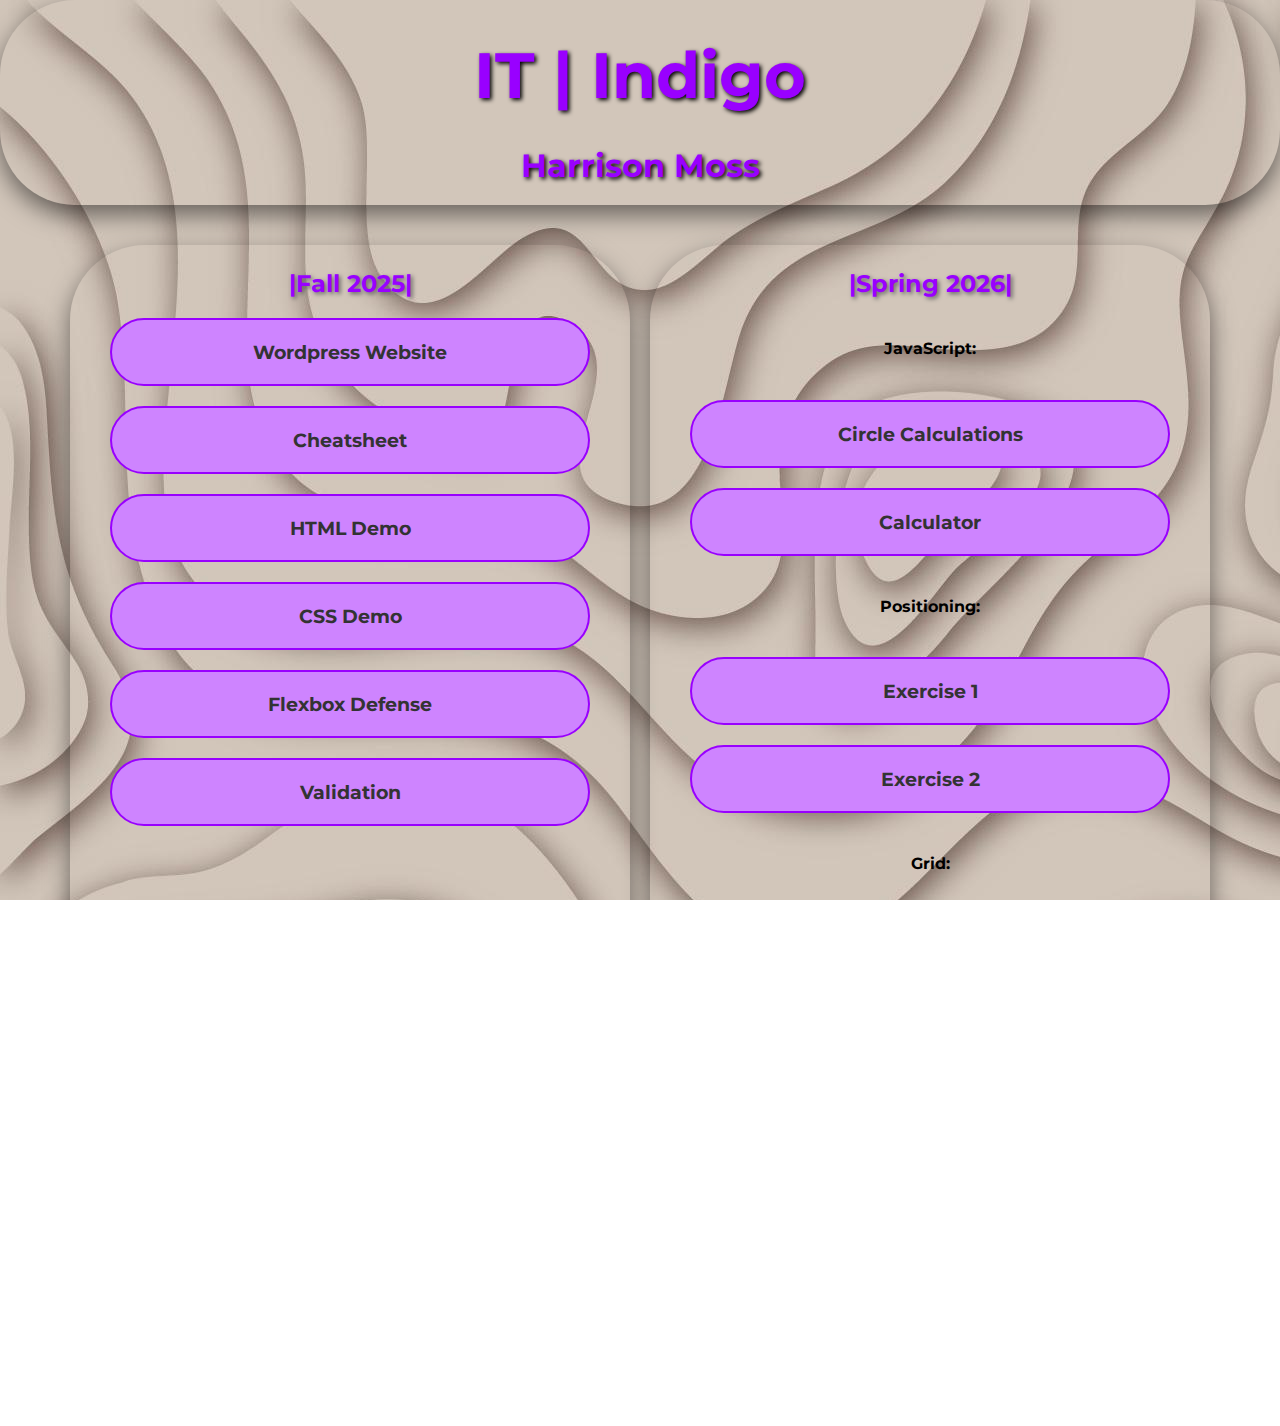
<file: index.html>
<!doctype html>
<html class="no-js" lang="en">
<head>
  <meta charset="utf-8">
  <meta name="viewport" content="width=device-width, initial-scale=1">
  <meta name="author" content="Harrison Moss">
  <meta name="description" content="IT Indigo course homepage.">
  <title>IT Indigo | Harrison Moss</title>
  <link rel="preconnect" href="https://fonts.googleapis.com">
  <link rel="preconnect" href="https://fonts.gstatic.com" crossorigin>
  <link href="https://fonts.googleapis.com/css2?family=Montserrat:wght@400;700&display=swap" rel="stylesheet">
  <link rel="stylesheet" href="homepage/assets/css/style.css">
  <link rel="icon" type="image/x-icon" href="homepage/assets/img/Hat-transparent.png"/>
  <meta name="theme-color" content="#fafafa">
</head>
<body>
  <header>
    <h1>IT | Indigo</h1>
    <h2>Harrison Moss</h2>
    </header>
    <nav>
      <div id="left">
        <h3>|Fall 2025|</h3>
    <ul id="link">
      <li><a href="https://itindigoharrisonmoss.wordpress.com/">Wordpress Website</a></li>
    <li><a href="cheatsheet/index.html">Cheatsheet</a></li>
    <li><a href="html-demo/index.html">HTML Demo</a></li>
    <li><a href="css-demo/index.html">CSS Demo</a></li>
    <li><a href="homepage/assets/img/Screenshot 2025-11-19 215832.png">Flexbox Defense</a></li>
    <li><a href="validation/index.html">Validation</a></li>
    </ul>
    </div>

    <div id="right">
      <h3>|Spring 2026|</h3>
    <ul id="lab">
      <h4>JavaScript:</h4>
      <li><a href="radius/index.html">Circle Calculations</a></li>
      <li><a href="calculator/index.html">Calculator</a></li>
      <h4>Positioning:</h4>
      <li><a href="lab-positioning/exercise-1.html">Exercise 1</a></li>
      <li><a href="lab-positioning/exercise-2.html">Exercise 2</a></li>
      <h4>Grid:</h4>
      <li><a href="lab-grid/grid-two-col-left.html">Two Columns Left</a></li>
      <li><a href="lab-grid/grid-two-col-right.html">Two Columns Right</a></li>
      <li><a href="lab-grid/grid-two-col-stacked.html">Two Columns Stacked</a></li>
      <li><a href="lab-grid/grid-two-col-equal.html">Two Columns Equal</a></li>
    </ul>
    </div>

    </nav>
    <footer>Harrison Moss | 2025-2026</footer>
</body>
</file>
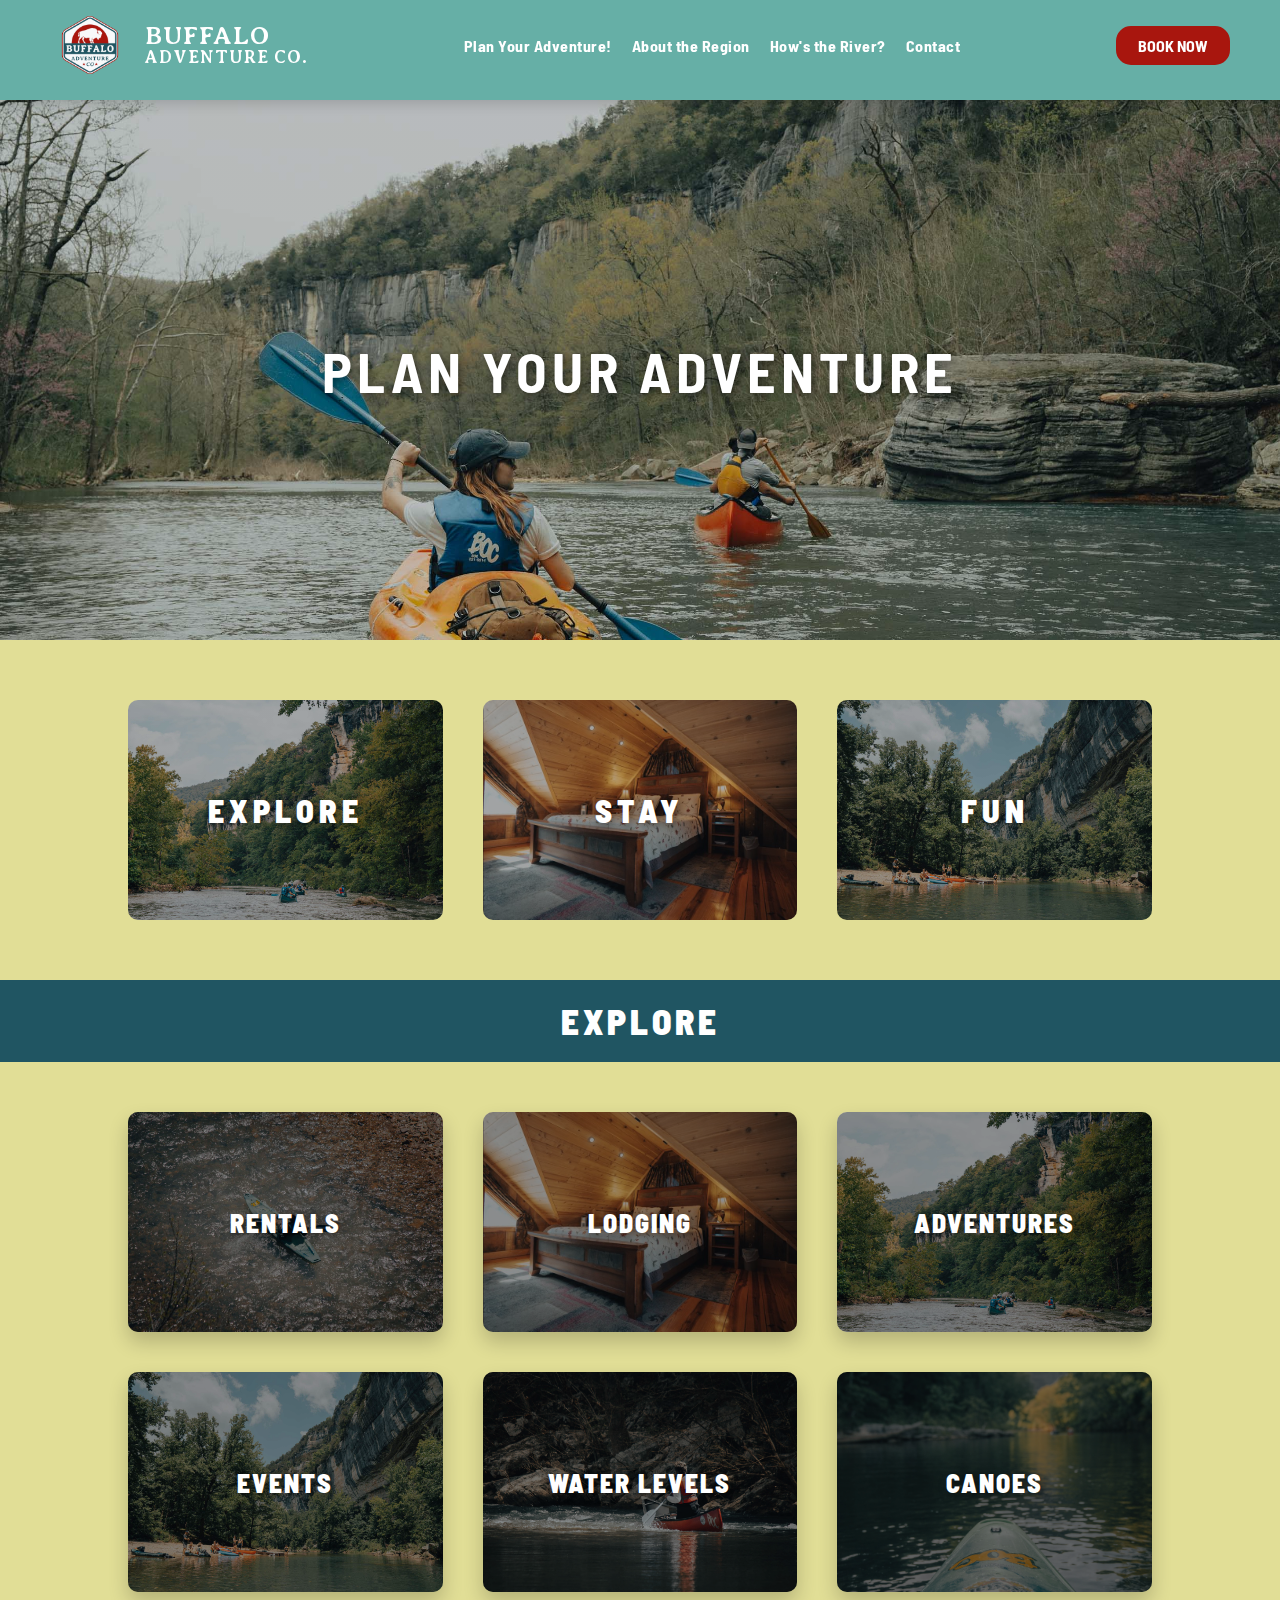
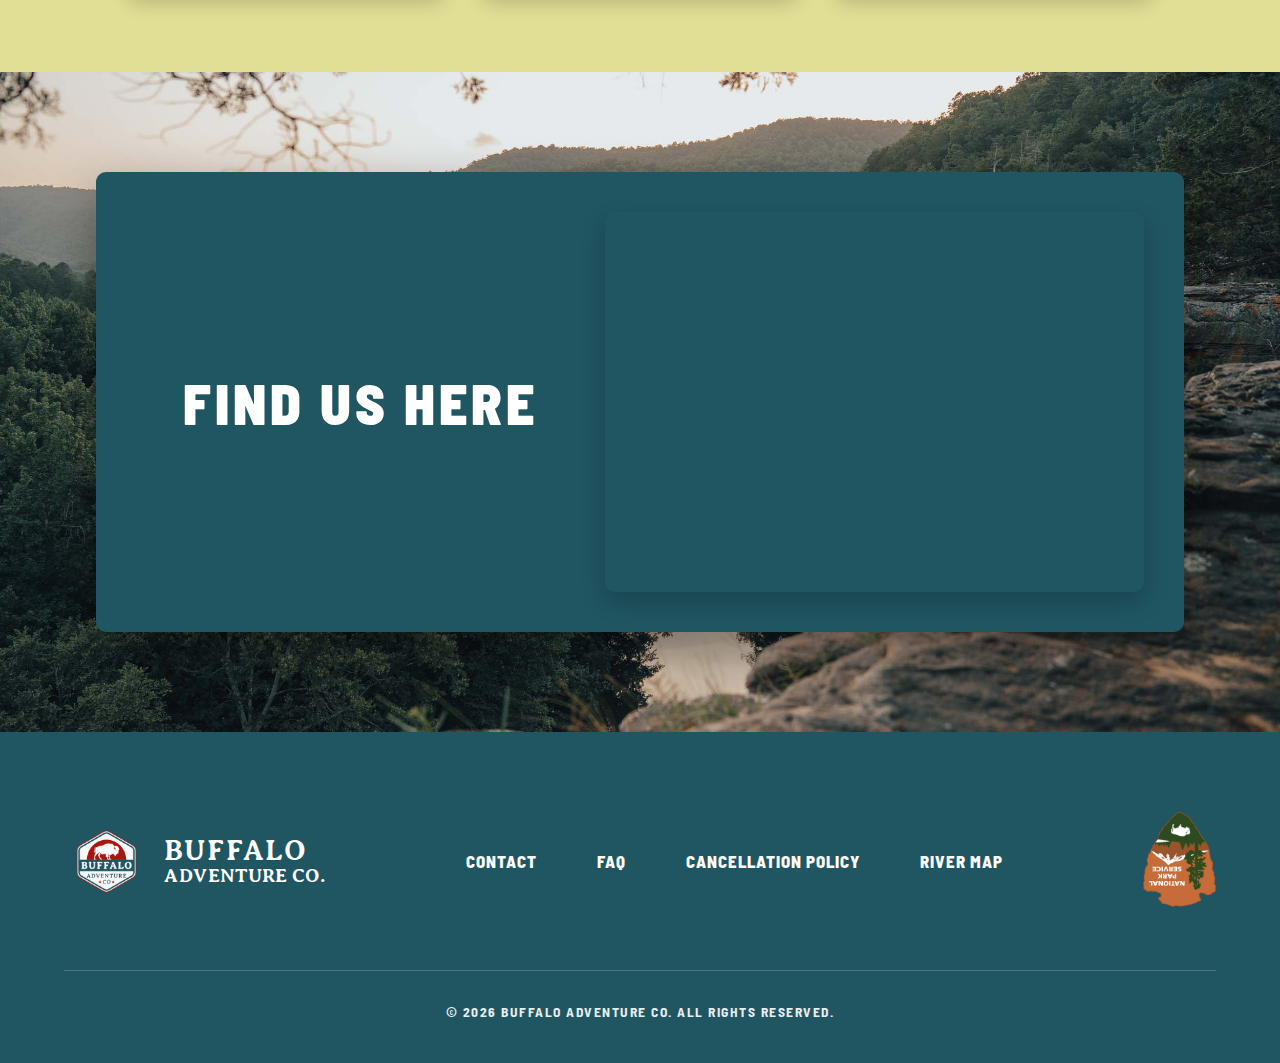
<file: buffalo-adventure-co/index.html>
<!doctype html>
<html lang="en">
<head>
  <meta charset="utf-8">
  <meta name="author" content="Harrison Moss, Patricia Frogoso, Jonas Mikeal">
  <meta name="robots" content="noindex">
  <meta name="viewport" content="width=device-width, initial-scale=1">
  <meta name="description" content="Buffalo Advenure Co. content site">
  <title>Buffalo Adventure Co.</title>
  <meta name="theme-color" content="#fafafa">
  <link rel="stylesheet" href="assets/css/homepage.css">
  <link rel="preconnect" href="https://fonts.googleapis.com">
  <link rel="preconnect" href="https://fonts.gstatic.com" crossorigin>
  <link href="https://fonts.googleapis.com/css2?family=Averia+Serif+Libre:wght@700&family=Barlow+Semi+Condensed:wght@700&display=swap" rel="stylesheet">
<body>

<nav class="main-nav">
  <h1>
  <a href="index.html">
    <img src="assets/img/buffalo-adventure-co-logo.png" alt="Buffalo Adventure Co. Logo" class="logo">
    <div class="brand-text">
      <span class="top-line">Buffalo</span>
      <span class="bottom-line">Adventure Co.</span>
    </div>
  </a>
</h1>
  <ul class="nav-links">
    <li><a href="adventure.html">Plan Your Adventure!</a></li>
    <li><a href="about.html">About the Region</a></li>
    <li><a href="water-data.html">How's the River?</a></li>
    <li><a href="contact.html">Contact</a></li>
  </ul>
  <ul class="nav-cta">
    <li class="book-now-btn">BOOK NOW</li>
  </ul>
</nav>

<header class="hero">
  <div class="hero-text">
    <h2>Plan Your Adventure</h2>
  </div>
</header>

<section class="action-bar">
  <ul id="boxes">
    <li class="box-explore">
        <a href="adventure.html">EXPLORE</a>
    </li>
    <li class="box-stay">
        <a href="about.html">STAY</a>
    </li>
    <li class="box-fun">
        <a href="adventure.html">FUN</a>
    </li>
  </ul>
</section>

<main class="sub-sections">
  <section class="explore-section">
    <h2 class="section-title">EXPLORE</h2>
    
    <div class="explore-grid">
        <a href="#" class="ex-card card-rentals"><span>RENTALS</span></a>
        <a href="#" class="ex-card card-lodging"><span>LODGING</span></a>
        <a href="#" class="ex-card card-adventures"><span>ADVENTURES</span></a>
        <a href="#" class="ex-card card-events"><span>EVENTS</span></a>
        <a href="#" class="ex-card card-water"><span>WATER LEVELS</span></a>
        <a href="#" class="ex-card card-canoes"><span>CANOES</span></a>
    </div>
</section>
<section class="location-background">
    <div class="location-box">
        <div class="location-content">
            <h2>FIND US HERE</h2>
        </div>

        <div class="map-wrapper">
            <iframe 
                src="https://www.google.com/maps/embed?pb=!1m18!1m12!1m3!1d3226.7517141814697!2d-93.36782472391454!3d36.0263560109379!2m3!1f0!2f0!3f0!3m2!1i1024!2i768!4f13.1!3m3!1m2!1s0x87ce99c41e75c151%3A0x394343232dfaf6fe!2sPonca%20Creek%20Lodge!5e0!3m2!1sen!2sus!4v1776918952863!5m2!1sen!2sus" 
                width="100%" 
                height="100%" 
                style="border:0;" 
                allowfullscreen="" 
                loading="lazy">
            </iframe>
        </div>
    </div>
</section>
</main>
<footer class="main-footer">
    <div class="footer-container">
        <div class="footer-left">
            <img src="assets/img/buffalo-adventure-co-logo.png" alt="Logo" class="footer-logo">
            <div class="brand-text">
                <span class="buffalo">BUFFALO</span>
                <span class="adventure">ADVENTURE CO.</span>
            </div>
        </div>

        <nav class="footer-nav">
            <a href="#">CONTACT</a>
            <a href="#">FAQ</a>
            <a href="#">CANCELLATION POLICY</a>
            <a href="#">RIVER MAP</a>
        </nav>

        <div class="footer-right">
            <img src="assets/img/national-park-logo.png" alt="National Park Service" class="park-logo">
        </div>
    </div>

    <div class="footer-bottom">
        <p>© 2026 BUFFALO ADVENTURE CO. ALL RIGHTS RESERVED.</p>
    </div>
</footer>


</body>
</html>
</file>
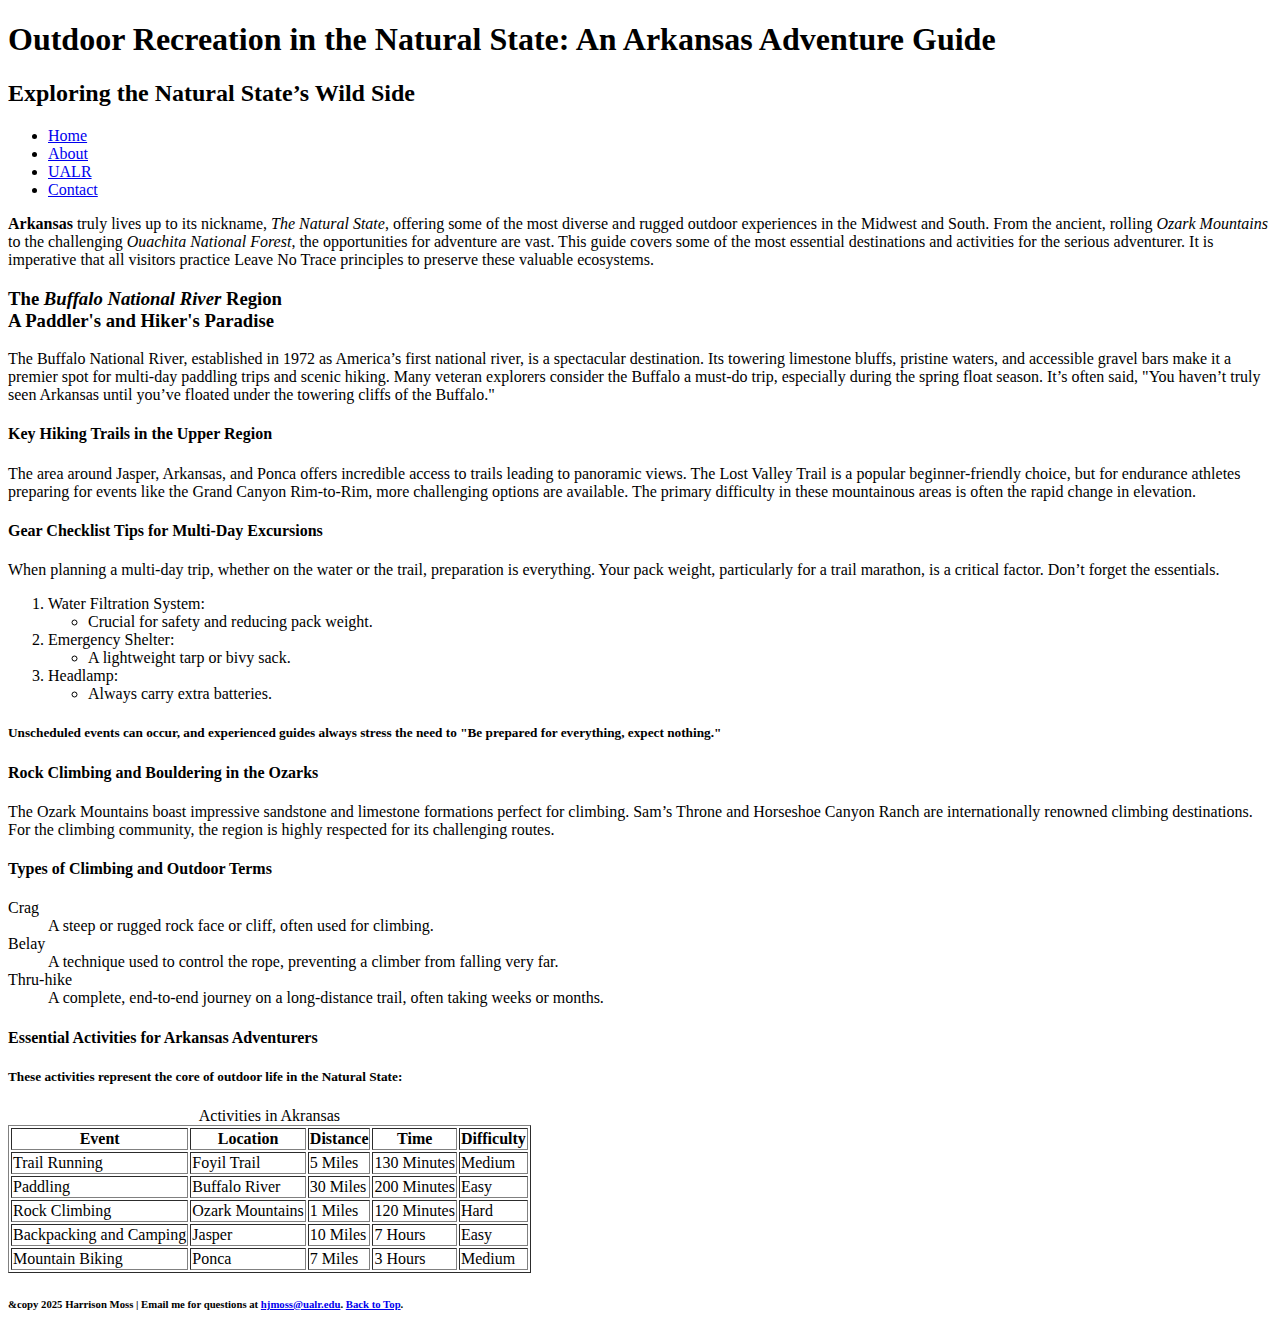
<file: html-demo/index.html>
<!doctype html>
<html class="no-js" lang="en">
    <head>
        <title>Outdoor Recreation in the Natural State: An Arkansas Adventure Guide</title>
        <meta charset="utf-8">
        <meta name="viewport" content="width=device-width, initial-scale=1">
        <meta name="author" content="Harrison Moss">
        <meta name="description" content="Outdoor Recreation in the Natural State: An Arkansas Adventure Guide">
    </head>
    <body>
        <header>
            <h1>Outdoor Recreation in the Natural State: An Arkansas Adventure Guide</h1>
            <h2>Exploring the Natural State’s Wild Side</h2>
            <nav>
                <ul>
                    <li><a href="index.html">Home</a></li>
                    <li><a href="https://en.wikipedia.org/wiki/Buffalo_National_River">About</a></li>
                    <li><a href="https://ualr.edu" target="_blank">UALR</a></li>
                    <li><a href="mailto:mail@ualr.edu">Contact</a></li>
                </ul>
            </nav>
        </header>
        <main>
        <section id="introduction">
            <p>
<strong>Arkansas</strong> truly lives up to its nickname, <em>The Natural State</em>, offering some of the most diverse and rugged outdoor experiences in the Midwest and South. From the ancient, rolling <em>Ozark Mountains</em> to the challenging <em>Ouachita National Forest</em>, the opportunities for adventure are vast. This guide covers some of the most essential destinations and activities for the serious adventurer. It is imperative that all visitors practice Leave No Trace principles to preserve these valuable ecosystems.
</p>

<h3>The <em>Buffalo National River</em> Region<br> A Paddler's and Hiker's Paradise</h3>
<p>
The Buffalo National River, established in 1972 as America’s first national river, is a spectacular destination. Its towering limestone bluffs, pristine waters, and accessible gravel bars make it a premier spot for multi-day paddling trips and scenic hiking. Many veteran explorers consider the Buffalo a must-do trip, especially during the spring float season. It’s often said, "You haven’t truly seen Arkansas until you’ve floated under the towering cliffs of the Buffalo."</p>

<h4>Key Hiking Trails in the Upper Region</h4>
<p>The area around Jasper, Arkansas, and Ponca offers incredible access to trails leading to panoramic views. The Lost Valley Trail is a popular beginner-friendly choice, but for endurance athletes preparing for events like the Grand Canyon Rim-to-Rim, more challenging options are available. The primary difficulty in these mountainous areas is often the rapid change in elevation.</p>
</section>

<section id="checklist">
<h4>Gear Checklist Tips for Multi-Day Excursions</h4>
<p>When planning a multi-day trip, whether on the water or the trail, preparation is everything. Your pack weight, particularly for a trail marathon, is a critical factor. Don’t forget the essentials.</p>

<ol>
    <li>Water Filtration System: <ul><li>Crucial for safety and reducing pack weight.</li></ul></li>
    <li>Emergency Shelter: <ul><li>A lightweight tarp or bivy sack.</li></ul></li>
    <li>Headlamp: <ul><li>Always carry extra batteries.</li></ul></li>
</ol>

<h5>Unscheduled events can occur, and experienced guides always stress the need to "Be prepared for everything, expect nothing."</h5>
</section>
<section id="climbing">
<h4>Rock Climbing and Bouldering in the Ozarks</h4>
<p>The Ozark Mountains boast impressive sandstone and limestone formations perfect for climbing. Sam’s Throne and Horseshoe Canyon Ranch are internationally renowned climbing destinations. For the climbing community, the region is highly respected for its challenging routes.</p>
<section id="climbing-terms">
<h4>Types of Climbing and Outdoor Terms</h4>

<dl>
<dt>Crag</dt>	
<dd>A steep or rugged rock face or cliff, often used for climbing.</dd>
<dt>Belay</dt>
<dd>A technique used to control the rope, preventing a climber from falling very far.</dd>
<dt>Thru-hike</dt>	
<dd>A complete, end-to-end journey on a long-distance trail, often taking weeks or months.</dd>
</dl>
</section>
</section>
<section id="activities">
<h4>Essential Activities for Arkansas Adventurers</h4>
<h5>These activities represent the core of outdoor life in the Natural State:</h5>
<table border="1">
    <caption id="activities-in-arkansas-caption">Activities in Akransas</caption>
    <tr><th>Event</th><th>Location</th><th>Distance</th><th>Time</th><th>Difficulty</th></tr>
<tr><td>Trail Running</td><td>Foyil Trail</td><td>5 Miles</td><td>130 Minutes</td><td>Medium</td></tr>
<tr><td>Paddling</td><td>Buffalo River</td><td>30 Miles</td><td>200 Minutes</td><td>Easy</td></tr>
<tr><td>Rock Climbing</td><td>Ozark Mountains</td><td>1 Miles</td><td>120 Minutes</td><td>Hard</td></tr>
<tr><td>Backpacking and Camping</td><td>Jasper</td><td>10 Miles</td><td>7 Hours</td><td>Easy</td></tr>
<tr><td>Mountain Biking</td><td>Ponca</td><td>7 Miles</td><td>3 Hours</td><td>Medium</td></tr>
</table>
</section>
<footer>
<h6>&amp;copy 2025 Harrison Moss | Email me for questions at <a href="mailto:hjmoss@ualr.edu">hjmoss@ualr.edu</a>. <a href="#top">Back to Top</a>.</h6>
</footer>
        </main>
    </body>
</html>
</file>
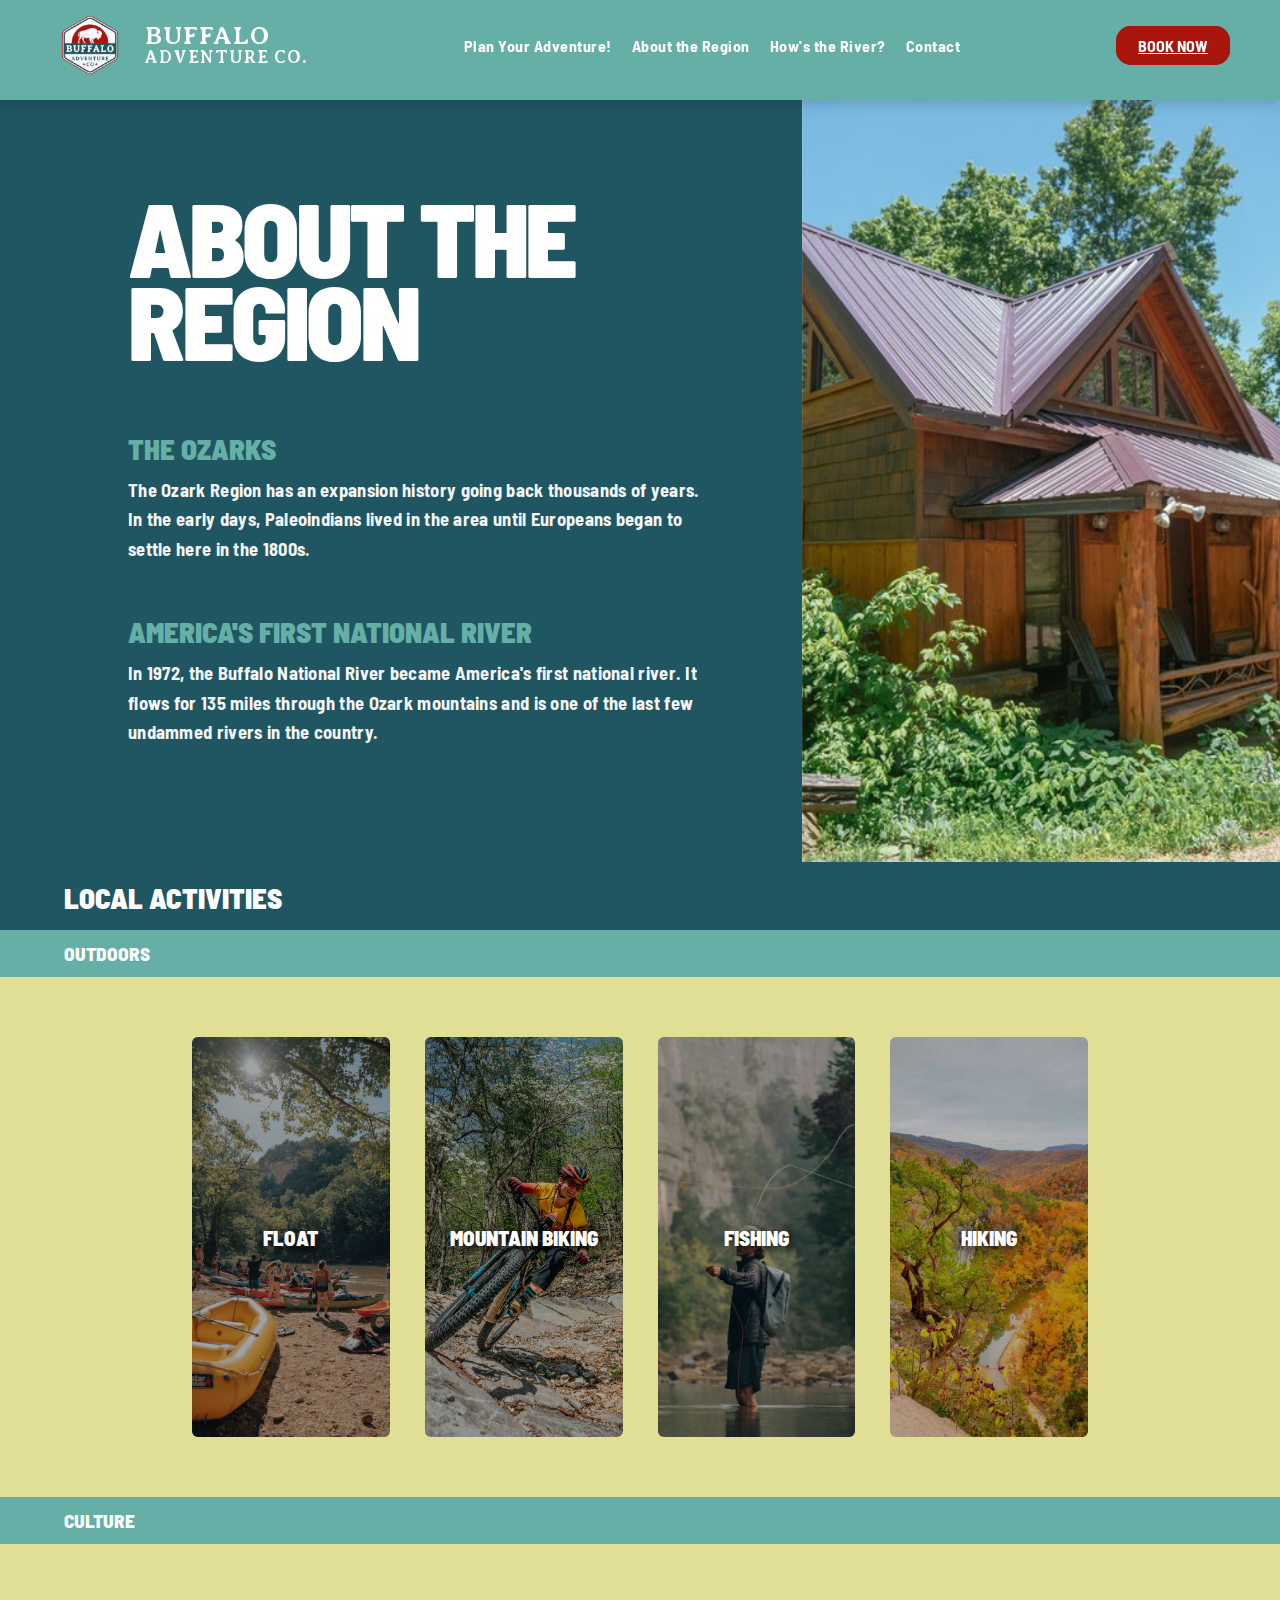
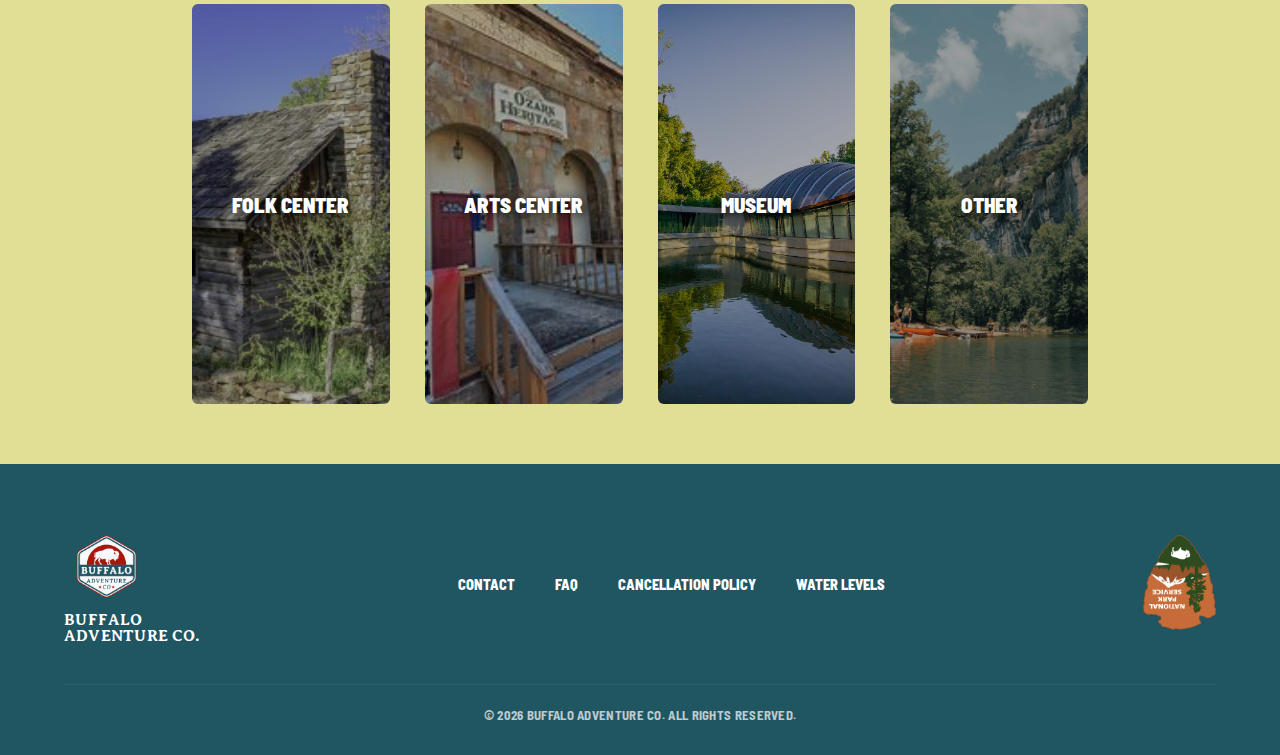
<file: buffalo-adventure-co/about.html>
<!doctype html>
<html lang="en">
<head>
  <meta charset="utf-8">
  <meta name="author" content="Harrison Moss, Patricia Frogoso, Jonas Mikeal">
  <meta name="robots" content="noindex">
  <meta name="viewport" content="width=device-width, initial-scale=1">
  <meta name="description" content="Buffalo Advenure Co. content site">
  <meta name="theme-color" content="#fafafa">
  <title>About the Region - Buffalo Adventure Co.</title>
  <link rel="stylesheet" href="assets/css/about.css">
    <link rel="preconnect" href="https://fonts.googleapis.com">
  <link rel="preconnect" href="https://fonts.gstatic.com" crossorigin>
  <link href="https://fonts.googleapis.com/css2?family=Averia+Serif+Libre:wght@700&family=Barlow+Semi+Condensed:wght@700&display=swap" rel="stylesheet">
</head>
<body>

<nav class="main-nav">
  <h1>
    <a href="index.html">
      <img src="assets/img/buffalo-adventure-co-logo.png" alt="Logo" class="logo">
      <div class="brand-text">
        <span class="top-line">Buffalo</span>
        <span class="bottom-line">Adventure Co.</span>
      </div>
    </a>
  </h1>
  <ul class="nav-links">
    <li><a href="adventure.html">Plan Your Adventure!</a></li>
    <li><a href="about.html">About the Region</a></li>
    <li><a href="water-data.html">How's the River?</a></li>
    <li><a href="contact.html">Contact</a></li>
  </ul>
  <ul class="nav-cta">
    <li>
  <a href="https://patriciaanne98.wufoo.com/forms/zr04mpq1sx1z2a/" 
     class="book-now-btn" 
     target="_blank">
     BOOK NOW
  </a>
</li>
  </ul>
</nav>

<main>
    <section class="region-hero">
        <div class="region-text-side">
            <h2>About The<br>Region</h2>
            <h3>The Ozarks</h3>
            <p>The Ozark Region has an expansion history going back thousands of years. In the early days, Paleoindians lived in the area until Europeans began to settle here in the 1800s.</p>
            <h3>America's First National River</h3>
            <p>In 1972, the Buffalo National River became America's first national river. It flows for 135 miles through the Ozark mountains and is one of the last few undammed rivers in the country.</p>
        </div>
        <div class="region-image-side">
            </div>
    </section>

    <div class="category-bar">Local Activities</div>
    
    <div class="sub-header" id="fun">Outdoors</div>
    <section class="card-grid">
        <a href="#" class="card" style="background-image: url('assets/img/group-float.jpg');">
            <span>FLOAT</span>
        </a>
        <a href="#" class="card" style="background-image: url('assets/img/mtn-biking.jpg');">
            <span>MOUNTAIN BIKING</span>
        </a>
        <a href="#" class="card" style="background-image: url('assets/img/fishing.jpg');">
            <span>FISHING</span>
        </a>
        <a href="#" class="card" style="background-image: url('assets/img/hiking.jpg');">
            <span>HIKING</span>
        </a>

    </section>

    <div class="sub-header" id="culture">Culture</div>
    <section class="card-grid">
        <a href="https://www.arkansas.com/state-parks/explore/parks/ozark-folk-center-state-park" class="card" style="background-image: url('assets/img/folk-center.jpg');"><span>Folk Center</span></a>
        <a href="https://www.arkansas.com/experiences/discover/attraction-listings/ozark-heritage-arts-center-museum" class="card" style="background-image: url('assets/img/museum.jpg');"><span>Arts Center</span></a>
        <a href="https://crystalbridges.org/" class="card" style="background-image: url('assets/img/art.jpg');"><span>Museum</span></a>
        <a href="https://ozarkeventshub.com/" class="card" style="background-image: url('assets/img/events.jpg');"><span>Other</span></a>
    </section>
</main>

<footer class="main-footer">
    <div class="footer-container">
        <div class="footer-left">
            <img src="assets/img/buffalo-adventure-co-logo.png" alt="Logo" class="footer-logo">
            <div class="brand-text">
                <span class="buffalo">BUFFALO</span>
                <span class="adventure">ADVENTURE CO.</span>
            </div>
        </div>

        <nav class="footer-nav">
            <a href="contact.html">CONTACT</a>
            <a href="cancel.html">FAQ</a>
            <a href="cancel.html">CANCELLATION POLICY</a>
            <a href="water-data.html">WATER LEVELS</a>
        </nav>

        <div class="footer-right">
            <img src="assets/img/national-park-logo.png" alt="National Park Service" class="park-logo">
        </div>
    </div>

    <div class="footer-bottom">
        <p>© 2026 BUFFALO ADVENTURE CO. ALL RIGHTS RESERVED.</p>
    </div>
</footer>

</body>
</html>
</file>
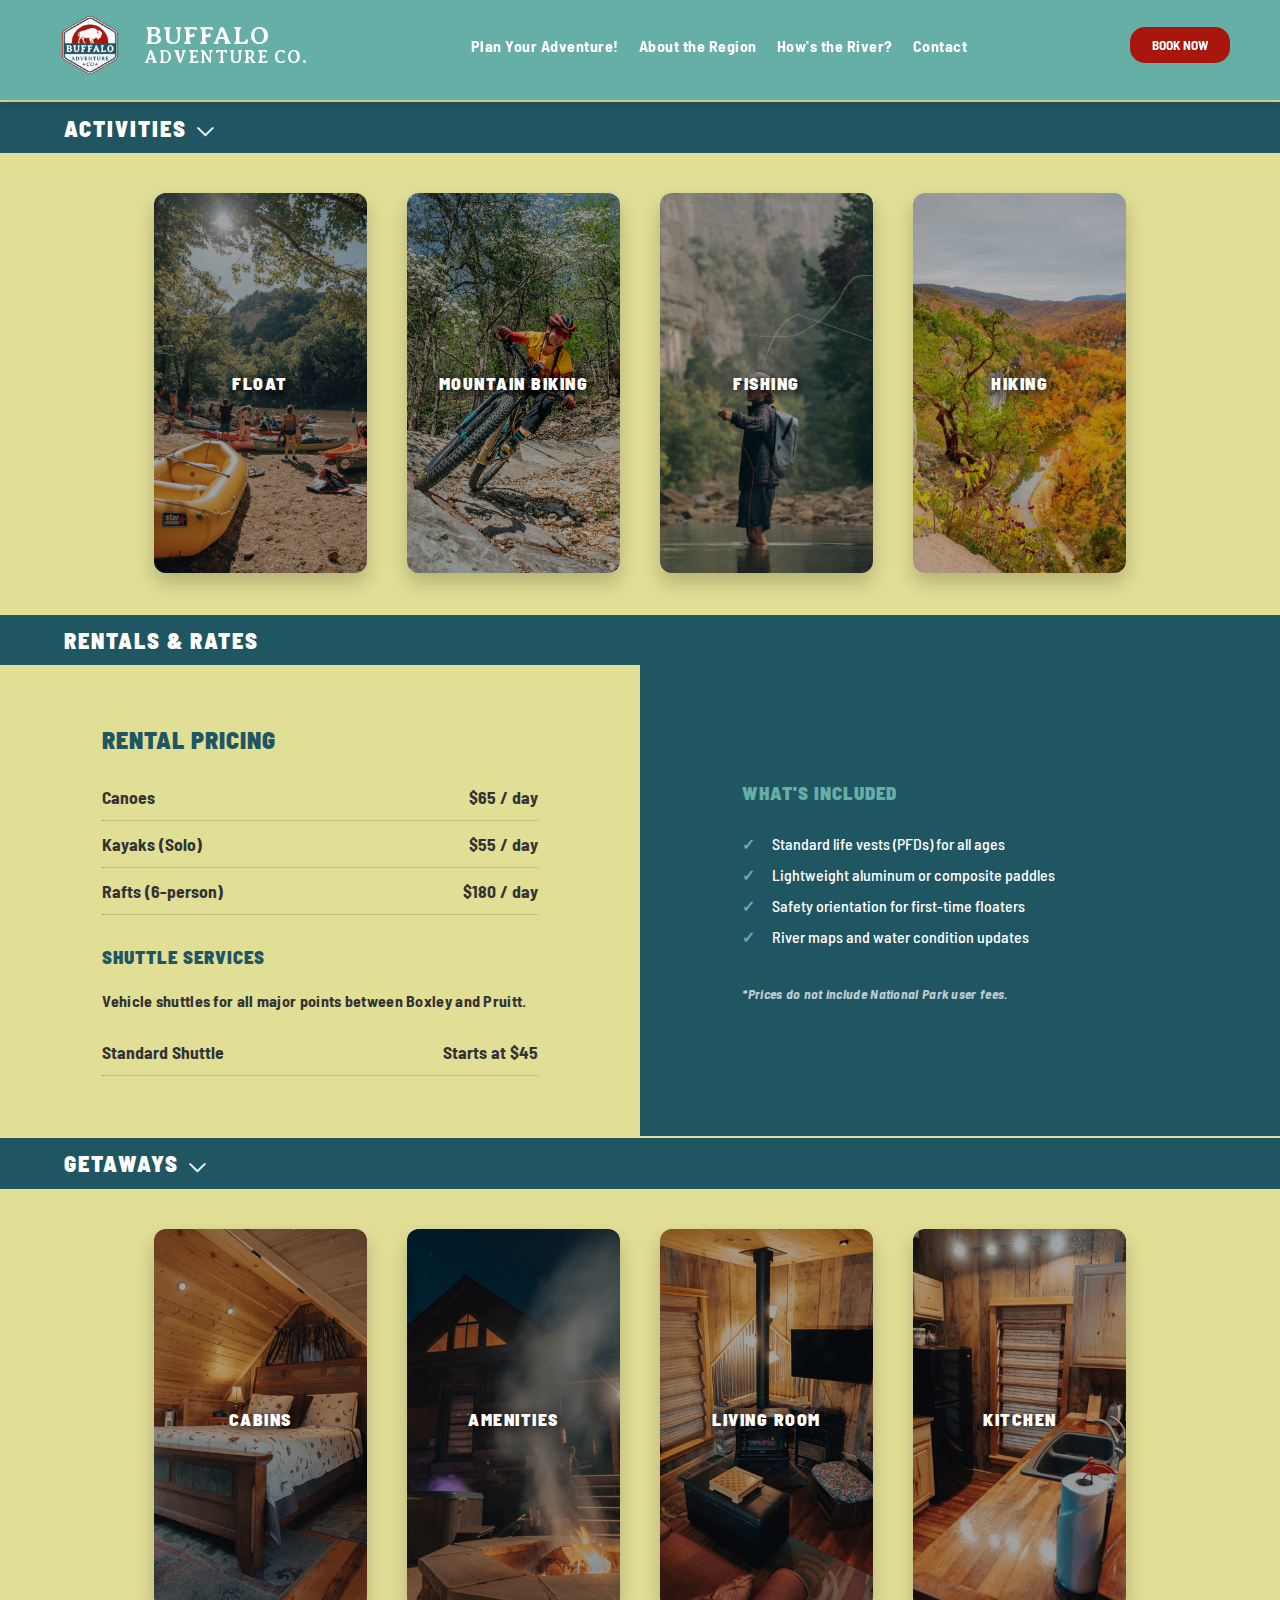
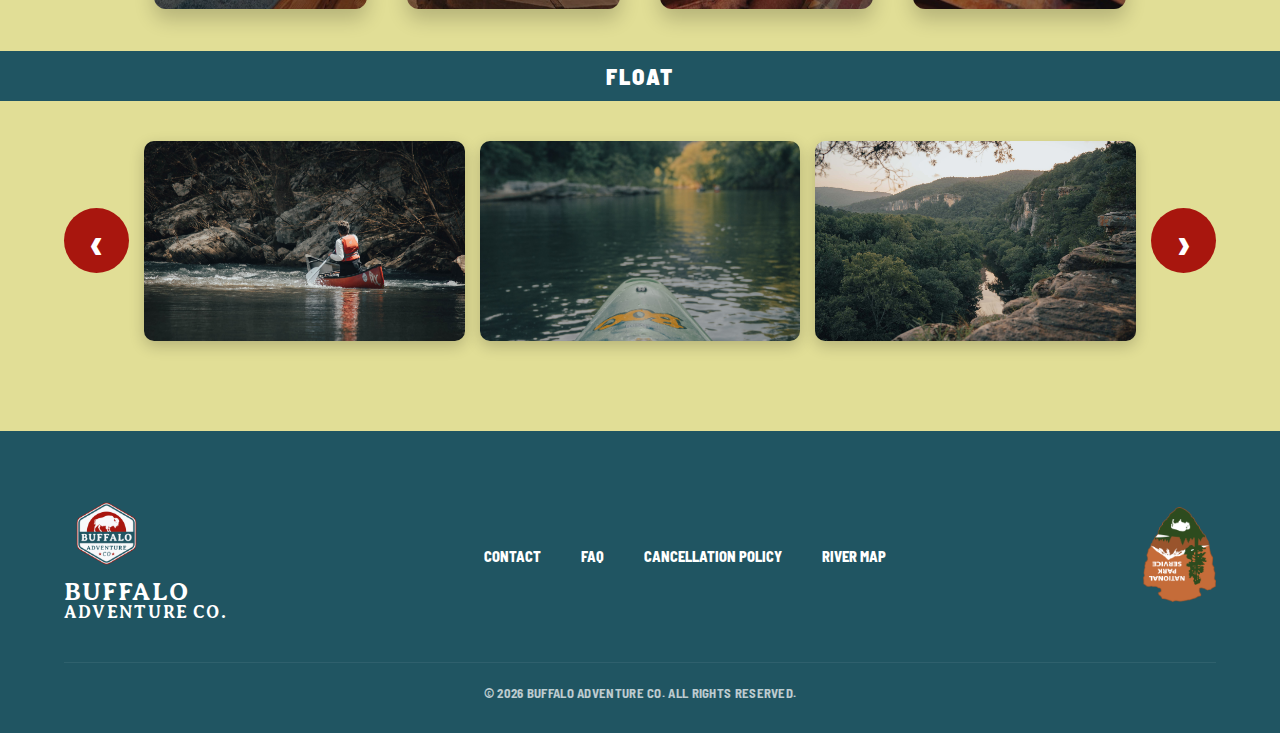
<file: buffalo-adventure-co/adventure.html>
<!doctype html>
<html lang="en">
<head>
  <meta charset="utf-8">
  <meta name="author" content="Harrison Moss, Patricia Frogoso, Jonas Mikeal">
  <meta name="robots" content="noindex">
  <meta name="viewport" content="width=device-width, initial-scale=1">
  <meta name="description" content="Buffalo Advenure Co. content site">
  <title>Adventures - Buffalo Adventure Co.</title>
  <meta name="theme-color" content="#fafafa">
  <title>Plan Your Adventure - Buffalo Adventure Co.</title>
  <link rel="stylesheet" href="assets/css/adventure.css">
    <link rel="preconnect" href="https://fonts.googleapis.com">
  <link rel="preconnect" href="https://fonts.gstatic.com" crossorigin>
  <link href="https://fonts.googleapis.com/css2?family=Averia+Serif+Libre:wght@700&family=Barlow+Semi+Condensed:wght@700&display=swap" rel="stylesheet">
</head>
<body>

<nav class="main-nav">
  <h1>
    <a href="index.html">
      <img src="assets/img/buffalo-adventure-co-logo.png" alt="Logo" class="logo">
      <div class="brand-text">
        <span class="top-line">Buffalo</span>
        <span class="bottom-line">Adventure Co.</span>
      </div>
    </a>
  </h1>
  <ul class="nav-links">
    <li><a href="adventure.html">Plan Your Adventure!</a></li>
    <li><a href="about.html">About the Region</a></li>
    <li><a href="water-data.html">How's the River?</a></li>
    <li><a href="contact.html">Contact</a></li>
  </ul>
  <ul class="nav-cta">
    <li><button class="book-now-btn">BOOK NOW</button></li>
  </ul>
</nav>

<main>
    <div class="category-bar">Activities <span>⌵</span></div>
    <section class="card-grid">
        <a href="water-data.html" class="card" style="background-image: url('assets/img/group-float.jpg');">
            <span>FLOAT</span>
        </a>
        <a href="#" class="card" style="background-image: url('assets/img/mtn-biking.jpg');">
            <span>MOUNTAIN BIKING</span>
        </a>
        <a href="#" class="card" style="background-image: url('assets/img/fishing.jpg');">
            <span>FISHING</span>
        </a>
        <a href="#" class="card" style="background-image: url('assets/img/hiking.jpg');">
            <span>HIKING</span>
        </a>
    </section>

    <div class="category-bar">Rentals & Rates</div>
    <section class="info-split">
        <div class="info-text">
            <h2>Rental Pricing</h2>
            <div class="price-row"><span>Canoes</span> <span>$65 / day</span></div>
            <div class="price-row"><span>Kayaks (Solo)</span> <span>$55 / day</span></div>
            <div class="price-row"><span>Rafts (6-person)</span> <span>$180 / day</span></div>
            
            <h3 style="margin-top: 30px;">Shuttle Services</h3>
            <p>Vehicle shuttles for all major points between Boxley and Pruitt.</p>
            <div class="price-row"><span>Standard Shuttle</span> <span>Starts at $45</span></div>
        </div>
        
        <div class="info-text dark-mode">
            <h3>What's Included</h3>
            <ul>
                <li>Standard life vests (PFDs) for all ages</li>
                <li>Lightweight aluminum or composite paddles</li>
                <li>Safety orientation for first-time floaters</li>
                <li>River maps and water condition updates</li>
            </ul>
            <p class="disclaimer">*Prices do not include National Park user fees.</p>
        </div>
    </section>

    <div class="category-bar">Getaways <span>⌵</span></div>
    <section class="card-grid">
        <a href="#" class="card" style="background-image: url('assets/img/stay.jpg');">
            <span>CABINS</span>
        </a>
        <a href="#" class="card" style="background-image: url('assets/img/amenities.jpg');">
            <span>AMENITIES</span>
        </a>
        <a href="#" class="card" style="background-image: url('assets/img/living-room.jpg');">
            <span>LIVING ROOM</span>
        </a>
        <a href="#" class="card" style="background-image: url('assets/img/kitchen.jpg');">
            <span>KITCHEN</span>
        </a>
    </section>

    <div class="category-bar" style="justify-content: center;">FLOAT</div>
    <section class="carousel-container">
        <button class="arrow-btn">‹</button>
        <img src="assets/img/guy-on-water.jpg" class="carousel-img" alt="Kayaking">
        <img src="assets/img/canoe-close.jpg" class="carousel-img" alt="Canoe detail">
        <img src="assets/img/landscape-1.jpg" class="carousel-img" alt="River Landscape">
        <button class="arrow-btn">›</button>
    </section>
</main>

<footer class="main-footer">
    <div class="footer-container">
        <div class="footer-left">
            <img src="assets/img/buffalo-adventure-co-logo.png" alt="Logo" class="footer-logo">
            <div class="brand-text">
                <span class="top-line">BUFFALO</span>
                <span class="bottom-line">ADVENTURE CO.</span>
            </div>
        </div>

        <nav class="footer-nav">
            <a href="contact.html">CONTACT</a>
            <a href="#">FAQ</a>
            <a href="#">CANCELLATION POLICY</a>
            <a href="#">RIVER MAP</a>
        </nav>

        <div class="footer-right">
            <img src="assets/img/national-park-logo.png" alt="National Park Service" class="park-logo">
        </div>
    </div>

    <div class="footer-bottom">
        <p>© 2026 BUFFALO ADVENTURE CO. ALL RIGHTS RESERVED.</p>
    </div>
</footer>

</body>
</html>
</file>
<file: homepage/assets/css/style.css>
/* Reset & Base Styles */
html, body {
  margin: 0;
  padding: 0;
  overflow-x: hidden; 
  height: 100%;
  box-sizing: border-box;
}

*, *::before, *::after {
  box-sizing: inherit;
  word-wrap: break-word;
  overflow-wrap: break-word;
  max-width: 100%;
}

/* Body Styles */
body {
  background-image: url('../img/4021036.jpg');
  overflow: auto;
 display: grid;
    grid-template-columns: repeat(2, 1fr);
    grid-template-rows: repeat(3, 1fr);
    gap: 20px;
  min-height: 100vh;
  position: relative;
  font-family: 'Montserrat', sans-serif;
  font-weight: 700;
  justify-items: center;
}

/* Header */
header {
grid-column: span 2 / span 2;
  text-align: center;
  padding: 20px;
  width: 100%;
  margin: 0;
  box-shadow: 0 10px 25px rgba(0, 0, 0, 0.5);
  border-radius: 75px;
  transition: 0.3s ease;
}

header:hover {
  box-shadow: 0 15px 30px rgba(0, 0, 0, 0.7);
  border-radius: 50px;
  transition:  0.3s ease;
  
}

/* Headings */
body h1 {
  text-align: center;
  font-size: 4rem;
  margin-top: 1rem;
  margin-bottom: 2rem;
  color: #9900ff;
  text-shadow: 2px 2px 4px #000000;
}

nav {
  display: grid;
  grid-template-columns: 1fr 1fr;
  gap: 20px;
  grid-column: span 2;
}

body h2 {
  text-align: center;
  font-size: 2rem;
  margin-bottom: 0;
  color: #9900ff;
  text-shadow: 2px 2px 4px #000000;
}

body h3 {
  text-align: center;
  font-size: 1.5rem;
  margin-bottom: 0;
  color: #9900ff;
  text-shadow: 2px 2px 4px #656565;
}

/* Lists */
ul, li {
  margin: 0;
  padding: 0;
  list-style-type: none;
}

/* Main content grid */
ul {
  display: grid;
  gap: 20px;
  padding: 20px;
  justify-items: center;
  align-items: center;
  overflow: hidden;
}

/* List Items */
li {
  border: 2px solid #9900ff;
  border-radius: 50px;
  background: #ce84ff;
  padding: 20px;
  width: 30rem;
  text-align: center;
  transition: transform 0.3s ease;
}

 li a {
  text-decoration: none;
  color: #333;
  font-size: 1.2rem;
}

li:hover {
  border: 2px solid #ce84ff;
  background: #9900ff;
  color: #fff;
  transform: scale(1.1);
}

#left {
  grid-column: 1;
  grid-row: 2;
    margin: 0;
    width: 35rem;
  box-shadow: 0 10px 25px rgba(0, 0, 0, 0.5);
  border-radius: 75px;
  transition: 0.3s ease;
}

#right {
  grid-column: 2;
  grid-row: 2;
    margin: 0;
        width: 35rem;
  box-shadow: 0 10px 25px rgba(0, 0, 0, 0.5);
  border-radius: 75px;
  transition: 0.3s ease;
}

#left:hover, #right:hover {
  box-shadow: 0 15px 30px rgba(0, 0, 0, 0.7);
  border-radius: 50px;
  transition:  0.3s ease;

}


/* Footer */
footer {
  grid-column: 1 / -1;
  position: relative;
  padding: 100px 20px 20px;
  text-align: center;
  color: #333;
  transition: font-size 0.3s ease;
}

footer:hover {
  font-size: 1.1rem;
  transition: font-size 0.3s ease;
}


/* Responsive Layout */
@media screen and (max-width: 768px) {
  #link {
    grid-template-columns: 1fr;
  }
}

/* Futura Font Face */
@font-face {
  font-family: 'Futura';
  src: url('path/to/Futura-Bold.woff2') format('woff2'),
       url('path/to/Futura-Bold.woff') format('woff');
  font-weight: 700;
  font-style: normal;
}

/* Optional class to apply Futura Bold manually */
.my-bold-text {
  font-family: 'Futura', sans-serif;
  font-weight: 700;
}


@media (max-width: 1150px) {
  #left,
  #right {
    width: 20rem;
  }

li {
  width: 15rem;
}

}

@media (max-width: 670px) {
  #left,
  #right {
    width: 15rem;
  }

li {
  width: 10rem;
}

}


@media (max-width: 500px) {
  body {
    grid-template-columns: 1fr;
  }

  #left,
  #right {
    width: 375px;
  }

  nav {
  display: grid;
  grid-template-columns: 1fr;
}


li {
  width: 300px;
}


  #left,
  #right {
    grid-column: 1 !important;
  }

  #right {
    grid-row: 3 !important;
  }
}
</file>
<file: buffalo-adventure-co/assets/css/homepage.css>
/* 1. Global Reset */
* {
    margin: 0;
    padding: 0;
    box-sizing: border-box;
}

html {
    scroll-behavior: smooth;
}

body {
    font-family: 'Helvetica Neue', Arial, sans-serif;
    background-color: #e1de96;
    color: #333;
    width: 100%;
    min-height: 100vh;
    overflow-x: clip; 
    font-family: 'Barlow Semi Condensed', sans-serif;
    font-weight: 700;
    -webkit-font-smoothing: antialiased;
    -moz-osx-font-smoothing: grayscale;
}

body, p, li, a, button, input, h2, .section-title {
    font-family: 'Barlow Semi Condensed', sans-serif;
    font-weight: 700;
}

.top-line, 
.bottom-line, 
.buffalo, 
.adventure {
    font-family: 'Averia Serif Libre', serif;
    font-weight: 700;
    text-transform: uppercase;
}

.top-line {
    font-size: 1.8rem;
    letter-spacing: 1px;
}

.bottom-line {
    font-size: 1.2rem;
    letter-spacing: 2px;
}

p {
    line-height: 1.6;
    letter-spacing: 0.3px;
}


/* 2. Navigation Bar */
.main-nav {
    display: flex;
    justify-content: space-between;
    align-items: center;
    padding: 5px 50px 15px 50px;
    background-color: #66afa6;
    width: 100%;

    position: -webkit-sticky;
    position: sticky;
    top: 0;
    left: 0;
    z-index: 99999; 
    box-shadow: 0 4px 12px rgba(0,0,0,0.15);
}

.main-nav h1 a {
    display: flex;
    align-items: center;
    gap: 15px;
    color: white;
    text-decoration: none;
}

.logo {
    height: 80px; 
    width: auto;
    display: block;
}

.brand-text {
    display: flex;
    flex-direction: column;
    justify-content: center;
    line-height: 1;
}

.top-line {
    font-size: 1.6rem;
    font-weight: 700;
    text-transform: uppercase;
}

.bottom-line {
    font-size: 1.1rem;
    font-weight: 700;
    text-transform: uppercase;
    letter-spacing: 1px;
}

.nav-links, .nav-cta {
    list-style: none;
    display: flex;
    gap: 20px;
    align-items: center;
}

.nav-links li a {
    color: white;
    text-decoration: none;
    font-size: 0.9rem;
    font-weight: bold;
    font-size: 1rem;
    letter-spacing: 0.5px;
}

.book-now-btn {
    color: white;
    background-color: #a8160e;
    border: 2px solid #a8160e;
    border-radius: 15px;
    padding: 8px 20px;
    cursor: pointer;
    font-weight: bold;
    transition: 0.3s;
}

.book-now-btn:hover {
    background-color: white;
    color: #66afa6;
    border-color: white;
}

/* 3. Hero Section */
.hero {
    height: 60vh;
    background: linear-gradient(rgba(0,0,0,0.2), rgba(0,0,0,0.2)), 
                url('../img/hero-image.jpg'); 
    background-size: cover;
    background-position: center;
    display: flex;
    justify-content: center;
    align-items: center;
    width: 100%;
}

.hero h2 {
    color: white;
    font-size: 3.5rem;
    text-transform: uppercase;
    letter-spacing: 5px;
    text-shadow: 2px 2px 10px rgba(0,0,0,0.5);
    text-align: center;
}

/* 4. Action Bar (Explore, Stay, Fun) */
.action-bar {
    width: 100%;
    padding: 60px 10%; 
    background-color: #e1de96;
    letter-spacing: 3px;
    text-transform: uppercase;
}

#boxes {
    display: grid;
    grid-template-columns: 1fr 1fr 1fr; 
    grid-gap: 40px; 
    list-style: none;
    margin: 0;
    padding: 0;
    width: 100%;
}

#boxes li {
    height: 220px; 
    position: relative;
    border-radius: 10px;
    overflow: hidden;
    border: none;
    transition: transform 0.3s ease, box-shadow 0.3s ease;
}

.box-explore { 
    background: linear-gradient(rgba(0,0,0,0.3), rgba(0,0,0,0.3)), 
                url('../img/explore.jpg') #444; 
    background-size: cover;
    background-position: center;
}

.box-stay { 
    background: linear-gradient(rgba(0,0,0,0.3), rgba(0,0,0,0.3)), 
                url('../img/stay.jpg') #555; 
    background-size: cover;
    background-position: center;
}

.box-fun { 
    background: linear-gradient(rgba(0,0,0,0.3), rgba(0,0,0,0.3)), 
                url('../img/fun.jpg') #666; 
    background-size: cover;
    background-position: center;
}

#boxes li a {
    display: flex;
    width: 100%;
    height: 100%;
    justify-content: center;
    align-items: center;
    color: white;
    text-decoration: none;
    font-size: 2rem;
    font-weight: 900;
    letter-spacing: 5px;
    text-transform: uppercase;
    text-shadow: 2px 2px 8px rgba(0,0,0,0.5);
    border-radius: 10px;
    transition: background-color 0.3s ease;
}

#boxes li:hover {
    transform: translateY(-8px); 
    box-shadow: 0 10px 25px rgba(0,0,0,0.2); 
}


/* 5. Explore Section */
.explore-section {
    background-color: #e1de96;
    width: 100%;
    padding: 0 10% 80px 10%;
    box-sizing: border-box;
}

.section-title {
    background-color: #205562;
    color: white;
    text-align: center;
    padding: 20px 0;
    font-size: 2.2rem;
    font-weight: 900;
    letter-spacing: 4px;
    margin-bottom: 50px;
    text-transform: uppercase;
    
    /* Breaks out of padding to span whole page */
    position: relative;
    width: 100vw;
    left: 50%;
    right: 50%;
    margin-left: -50vw; 
    margin-right: -50vw;
}

.explore-grid {
    display: grid;
    grid-template-columns: repeat(3, 1fr); 
    grid-gap: 40px; 
    width: 100%;
    margin: 0 auto;
}

.ex-card {
    height: 220px; 
    display: flex;
    justify-content: center;
    align-items: center;
    text-decoration: none;
    border-radius: 10px;
    overflow: hidden;
    position: relative;
    box-shadow: 0 10px 20px rgba(0,0,0,0.2);
    transition: transform 0.3s ease, box-shadow 0.3s ease;
    background-size: cover;
    background-position: center;
}

.ex-card::before {
    content: '';
    position: absolute;
    top: 0; left: 0; width: 100%; height: 100%;
    background: rgba(0, 0, 0, 0.4); 
    transition: background 0.3s ease;
}

.ex-card span {
    color: white;
    font-size: 1.6rem;
    font-weight: 900;
    letter-spacing: 2px;
    z-index: 1;
    text-transform: uppercase;
    text-shadow: 2px 2px 8px rgba(0,0,0,0.5);
}

.ex-card:hover {
    transform: translateY(-8px);
    box-shadow: 0 15px 30px rgba(0,0,0,0.3);
}

/* Background Image Assignments */
.card-rentals { background-image: url('../img/rental-canoe.jpg'); }
.card-lodging { background-image: url('../img/stay.jpg'); }
.card-adventures { background-image: url('../img/explore.jpg'); }
.card-events { background-image: url('../img/events.jpg'); }
.card-water { background-image: url('../img/guy-on-water.jpg'); }
.card-canoes { background-image: url('../img/canoe-close.jpg'); }


/* --- 6. Location Section (Blue Box) --- */
.location-background {
    width: 100%;
    padding: 100px 0;
    background: url('../img/landscape-1.jpg');
    background-size: cover;
    background-position: center;
    display: flex;
    justify-content: center;
    align-items: center;
}

.location-box {
    display: flex;
    align-items: center;
    background-color: #205562;
    width: 85%;
    max-width: 1100px;
    border-radius: 10px;
    padding: 40px; /* Creates the space around the map so it doesn't look like a pill lol */
    gap: 20px;
    box-shadow: 0 20px 50px rgba(0,0,0,0.4);
}

.location-content {
    flex: 1;
    text-align: center;
}

.location-content h2 {
    color: white;
    font-size: 3.5rem;
    font-weight: 900;
    letter-spacing: 4px;
    text-transform: uppercase;
}

.map-wrapper {
    flex: 1.2;
    height: 380px; 
    border-radius: 10px;
    overflow: hidden;
    box-shadow: 0 10px 25px rgba(0,0,0,0.2);
}

.map-wrapper iframe {
    display: block;
}

@media (max-width: 900px) {
    .location-box {
        flex-direction: column;
        padding: 40px 20px;
    }
    .map-wrapper {
        width: 100%;
        height: 300px;
    }
}

/* --- 7. Footer Section --- */
.main-footer {
    background-color: #205562;
    padding: 80px 5% 40px 5%;
    color: white;
    width: 100%;
}

.footer-container {
    display: flex;
    justify-content: space-between;
    align-items: center;
    max-width: 1400px;
    margin: 0 auto;
}

.footer-left {
    display: flex;
    align-items: center;
    gap: 15px;
}

.footer-logo {
    height: 85px;
    width: auto;
}

.brand-text {
    display: flex;
    flex-direction: column;
    font-weight: 900;
    line-height: 1;
}

.buffalo { 
    font-size: 1.8rem; 
    letter-spacing: 2px; 
}

.adventure { 
    font-size: 1.2rem; 
}

.footer-nav {
    display: flex;
    gap: 60px;
}

.footer-nav a {
    text-decoration: none;
    color: white;
    font-weight: 800;
    font-size: 1.05rem;
    letter-spacing: 1px;
}

.park-logo {
    height: 95px;
    width: auto;
}

.footer-bottom {
    margin-top: 60px;
    border-top: 1px solid rgba(255, 255, 255, 0.2);
    padding-top: 30px;
    text-align: center;
}

.footer-bottom p {
    font-weight: 700;
    font-size: 0.85rem;
    letter-spacing: 1.5px;
    opacity: 0.9;
}
</file>
<file: buffalo-adventure-co/assets/css/about.css>
/* 1. Global Reset */
* {
    margin: 0;
    padding: 0;
    box-sizing: border-box;
}

html {
    scroll-behavior: smooth;
}

body {
    font-family: 'Helvetica Neue', Arial, sans-serif;
    background-color: #e1de96;
    color: #333;
    width: 100%;
    min-height: 100vh;
    overflow-x: clip; 
}

body, p, li, a, button, input, h2, .section-title {
    font-family: 'Barlow Semi Condensed', sans-serif;
    font-weight: 700;
}

.top-line, 
.bottom-line, 
.buffalo, 
.adventure {
    font-family: 'Averia Serif Libre', serif;
    font-weight: 700;
    text-transform: uppercase;
}

.top-line {
    font-size: 1.8rem;
    letter-spacing: 1px;
}

.bottom-line {
    font-size: 1.2rem;
    letter-spacing: 2px;
}

p {
    line-height: 1.6;
    letter-spacing: 0.3px;
}


/* 2. Navigation Bar */
.main-nav {
    display: flex;
    justify-content: space-between;
    align-items: center;
    padding: 5px 50px 15px 50px;
    background-color: #66afa6;
    width: 100%;
    position: -webkit-sticky;
    position: sticky;
    top: 0;
    left: 0;
    z-index: 99999; 
    box-shadow: 0 4px 12px rgba(0,0,0,0.15);
}

.main-nav h1 a {
    display: flex;
    align-items: center;
    gap: 15px;
    color: white;
    text-decoration: none;
}

.logo {
    height: 80px; 
    width: auto;
    display: block;
}

.brand-text {
    display: flex;
    flex-direction: column;
    justify-content: center;
    line-height: 1;
}

.top-line {
    font-size: 1.6rem;
    font-weight: 700;
    text-transform: uppercase;
}

.bottom-line {
    font-size: 1.1rem;
    font-weight: 700;
    text-transform: uppercase;
    letter-spacing: 1px;
}

/* Nav Links */
.nav-links, .nav-cta {
    list-style: none;
    display: flex;
    gap: 20px;
    align-items: center;
}

.nav-links li a {
    color: white;
    text-decoration: none;
    font-size: 0.9rem;
    font-weight: bold;
    font-size: 1rem;
    letter-spacing: 0.5px;
}

.book-now-btn {
    color: white;
    background-color: #a8160e;
    border: 2px solid #a8160e;
    border-radius: 15px;
    padding: 8px 20px;
    cursor: pointer;
    font-weight: bold;
    transition: 0.3s;
}

.book-now-btn:hover {
    background-color: white;
    color: #66afa6;
    border-color: white;
}

/* --- 3. REGION HERO --- */
.region-hero {
    display: flex; 
    width: 100%; 
    min-height: 85vh; 
    background-color: #205562;
    border-bottom: 3px solid #205562;
}

.region-text-side {
    flex: 1.2; 
    padding: 80px 8% 80px 10%; 
    display: flex; 
    flex-direction: column; 
    justify-content: center;
}

.region-text-side h2 {
    color: #ffffff;
    font-size: 6.5rem; 
    font-weight: 950; 
    text-transform: uppercase;
    line-height: 0.8; 
    letter-spacing: -4px; 
    margin-bottom: 40px;
}

.region-text-side h3 {
    color: #66afa6;
    font-size: 1.8rem; 
    font-weight: 900; 
    text-transform: uppercase;
    margin-top: 30px; 
    margin-bottom: 10px;
}

.region-text-side p {
    color: #ffffff;
    font-size: 1.15rem; 
    line-height: 1.6; 
    margin-bottom: 20px;
    opacity: 0.95;
}

.region-image-side {
    flex: 1; 
    background: url('../img/cabin.jpg') center/cover no-repeat;
    border-left: 1px solid rgba(255, 255, 255, 0.1); 
}
/* --- 4. CATEGORY BARS --- */
.category-bar { background-color: #205562; color: white; padding: 15px 5%; font-size: 1.8rem; font-weight: 900; text-transform: uppercase; }
.sub-header { background-color: #66afa6; color: white; padding: 12px 5%; font-size: 1.2rem; font-weight: 800; text-transform: uppercase; }

/* --- 5. LEAN GRIDS --- */
.card-grid { display: grid; grid-template-columns: repeat(4, 1fr); grid-gap: 35px; padding: 60px 15%; }
.card {
    height: 400px; border-radius: 6px; background-size: cover; background-position: center;
    position: relative; display: flex; justify-content: center; align-items: center; text-decoration: none; overflow: hidden; transition: transform 0.3s;
}
.card:hover { transform: translateY(-10px); }
.card::after { content: ''; position: absolute; top: 0; left: 0; width: 100%; height: 100%; background-color: rgba(0, 0, 0, 0.3); z-index: 1; }
.card span { position: relative; z-index: 2; color: white; font-weight: 900; font-size: 1.3rem; text-transform: uppercase; text-shadow: 2px 2px 12px rgba(0,0,0,0.9); }

/* --- 6. FULL FOOTER STYLING --- */
.main-footer {
    background-color: #205562;
    padding: 60px 5% 30px 5%;
    color: white;
}
.footer-container {
    display: flex;
    justify-content: space-between;
    align-items: center;
    max-width: 1400px;
    margin: 0 auto;
}
.footer-logo { height: 85px; width: auto; }
.footer-nav { display: flex; gap: 40px; }
.footer-nav a { text-decoration: none; color: white; font-weight: 800; font-size: 0.9rem; transition: opacity 0.3s; }
.footer-nav a:hover { opacity: 0.7; }
.park-logo { height: 95px; width: auto; }
.footer-bottom {
    margin-top: 40px;
    border-top: 1px solid rgba(255, 255, 255, 0.1);
    padding-top: 20px;
    text-align: center;
    font-size: 0.8rem;
    opacity: 0.7;
}
</file>
<file: buffalo-adventure-co/assets/css/adventure.css>
/* 1. Global Reset */
* {
    margin: 0;
    padding: 0;
    box-sizing: border-box;
}

html {
    scroll-behavior: smooth;
}

body {
    font-family: 'Helvetica Neue', Arial, sans-serif;
    background-color: #e1de96;
    color: #333;
    width: 100%;
    min-height: 100vh;
    overflow-x: clip; 
}

body, p, li, a, button, input, h2, .section-title {
    font-family: 'Barlow Semi Condensed', sans-serif;
    font-weight: 700;
}

.top-line, 
.bottom-line, 
.buffalo, 
.adventure {
    font-family: 'Averia Serif Libre', serif;
    font-weight: 700;
    text-transform: uppercase;
}

.top-line {
    font-size: 1.8rem;
    letter-spacing: 1px;
}

.bottom-line {
    font-size: 1.2rem;
    letter-spacing: 2px;
}

p {
    line-height: 1.6;
    letter-spacing: 0.3px;
}


/* 2. Navigation Bar */
.main-nav {
    display: flex;
    justify-content: space-between;
    align-items: center;
    padding: 5px 50px 15px 50px;
    background-color: #66afa6;
    width: 100%;
    
    position: -webkit-sticky; 
    position: sticky;
    top: 0;
    left: 0;
    z-index: 99999; 
    
    box-shadow: 0 4px 12px rgba(0,0,0,0.15);
}

.main-nav h1 a {
    display: flex;
    align-items: center;
    gap: 15px;
    color: white;
    text-decoration: none;
}

.logo {
    height: 80px; 
    width: auto;
    display: block;
}

.brand-text {
    display: flex;
    flex-direction: column;
    justify-content: center;
    line-height: 1;
}

.top-line {
    font-size: 1.6rem;
    font-weight: 700;
    text-transform: uppercase;
}

.bottom-line {
    font-size: 1.1rem;
    font-weight: 700;
    text-transform: uppercase;
    letter-spacing: 1px;
}

.nav-links, .nav-cta {
    list-style: none;
    display: flex;
    gap: 20px;
    align-items: center;
}

.nav-links li a {
    color: white;
    text-decoration: none;
    font-size: 0.9rem;
    font-weight: bold;
    font-size: 1rem;
    letter-spacing: 0.5px;
}

.book-now-btn {
    color: white;
    background-color: #a8160e;
    border: 2px solid #a8160e;
    border-radius: 15px;
    padding: 8px 20px;
    cursor: pointer;
    font-weight: bold;
    transition: 0.3s;
}

.book-now-btn:hover {
    background-color: white;
    color: #66afa6;
    border-color: white;
}

/* --- 3. CATEGORY BARS --- */
.category-bar {
    background-color: #205562;
    color: white;
    padding: 12px 5%;
    font-size: 1.4rem;
    font-weight: 900;
    text-transform: uppercase;
    letter-spacing: 2px;
    display: flex;
    align-items: center;
    gap: 10px;
    margin-top: 2px;
}

/* --- 4. THE 4-COLUMN GRID --- */
.card-grid {
    display: grid;
    grid-template-columns: repeat(4, 1fr);
    grid-gap: 40px;    
    padding: 40px 12%;
    max-width: 1600px;
    margin: 0 auto;
}

.card {
    height: 380px; 
    border-radius: 12px;
    background-size: cover;
    background-position: center;
    text-decoration: none;
    display: flex;
    justify-content: center;
    align-items: center;
    position: relative;
    overflow: hidden;
    transition: transform 0.3s cubic-bezier(0.25, 0.46, 0.45, 0.94);
    box-shadow: 0 10px 20px rgba(0,0,0,0.2);
}

.card::after {
    content: '';
    position: absolute;
    top: 0;
    left: 0;
    width: 100%;
    height: 100%;
    background-color: rgba(0, 0, 0, 0.3); 
    transition: background-color 0.3s ease;
    z-index: 1;
}

.card:hover {
    transform: translateY(-8px);
    box-shadow: 0 15px 30px rgba(0,0,0,0.3);
}

.card:hover::after {
    background-color: rgba(0, 0, 0, 0.15);
}

.card span {
    position: relative;
    z-index: 2;
    color: white;
    font-weight: 900;
    font-size: 1.1rem;
    text-align: center;
    text-shadow: 2px 2px 10px rgba(0,0,0,0.9); 
    text-transform: uppercase;
    letter-spacing: 1.5px;
}

/* --- 5. RENTAL & INFO SPLIT --- */
.info-split {
    display: flex;
    width: 100%;
    min-height: 450px;
    background-color: #e1de96;
}

.info-text {
    flex: 1;
    padding: 60px 8%;
    display: flex;
    flex-direction: column;
    justify-content: center;
}

.info-text.dark-mode {
    background-color: #205562;
    color: white;
}

.info-text h2, .info-text h3 {
    color: #205562;
    text-transform: uppercase;
    font-weight: 900;
    margin-bottom: 20px;
    letter-spacing: 1px;
}

.info-text.dark-mode h3 {
    color: #66afa6;
}

.price-row {
    display: flex;
    justify-content: space-between;
    padding: 12px 0;
    border-bottom: 1px dotted rgba(32, 85, 98, 0.4);
    font-weight: bold;
    font-size: 1.1rem;
}

.info-text p {
    line-height: 1.6;
    margin-bottom: 15px;
}

.info-text ul {
    list-style: none;
    margin-top: 10px;
}

.info-text ul li {
    margin-bottom: 12px;
    padding-left: 30px;
    position: relative;
    font-weight: 500;
}

.info-text ul li::before {
    content: '✓';
    position: absolute;
    left: 0;
    color: #66afa6;
    font-weight: 900;
}

.disclaimer {
    font-size: 0.85rem;
    margin-top: 25px;
    opacity: 0.7;
    font-style: italic;
}

/* --- 6. FLOAT CAROUSEL --- */
.carousel-container {
    display: flex;
    align-items: center;
    justify-content: center;
    gap: 15px;
    padding: 40px 5%;
}

.carousel-img {
    flex: 1;
    height: 200px;
    border-radius: 10px;
    object-fit: cover;
    box-shadow: 0 5px 15px rgba(0,0,0,0.2);
}

.arrow-btn {
    background: #a8160e;
    color: white;
    width: 65px;
    height: 65px;
    border-radius: 50%;
    border: none;
    font-size: 3rem;
    line-height: 1;
    cursor: pointer;
    display: flex;
    align-items: center;
    justify-content: center;
}

/* --- 7. FOOTER --- */
.main-footer {
    background-color: #205562;
    padding: 60px 5% 30px 5%;
    color: white;
    margin-top: 50px;
}

.footer-container {
    display: flex;
    justify-content: space-between;
    align-items: center;
    max-width: 1400px;
    margin: 0 auto;
}

.footer-logo { height: 85px; width: auto; }
.footer-nav { display: flex; gap: 40px; }
.footer-nav a { text-decoration: none; color: white; font-weight: 800; font-size: 0.9rem; }
.park-logo { height: 95px; width: auto; }

.footer-bottom {
    margin-top: 40px;
    border-top: 1px solid rgba(255, 255, 255, 0.1);
    padding-top: 20px;
    text-align: center;
    font-size: 0.8rem;
    opacity: 0.7;
}
</file>
